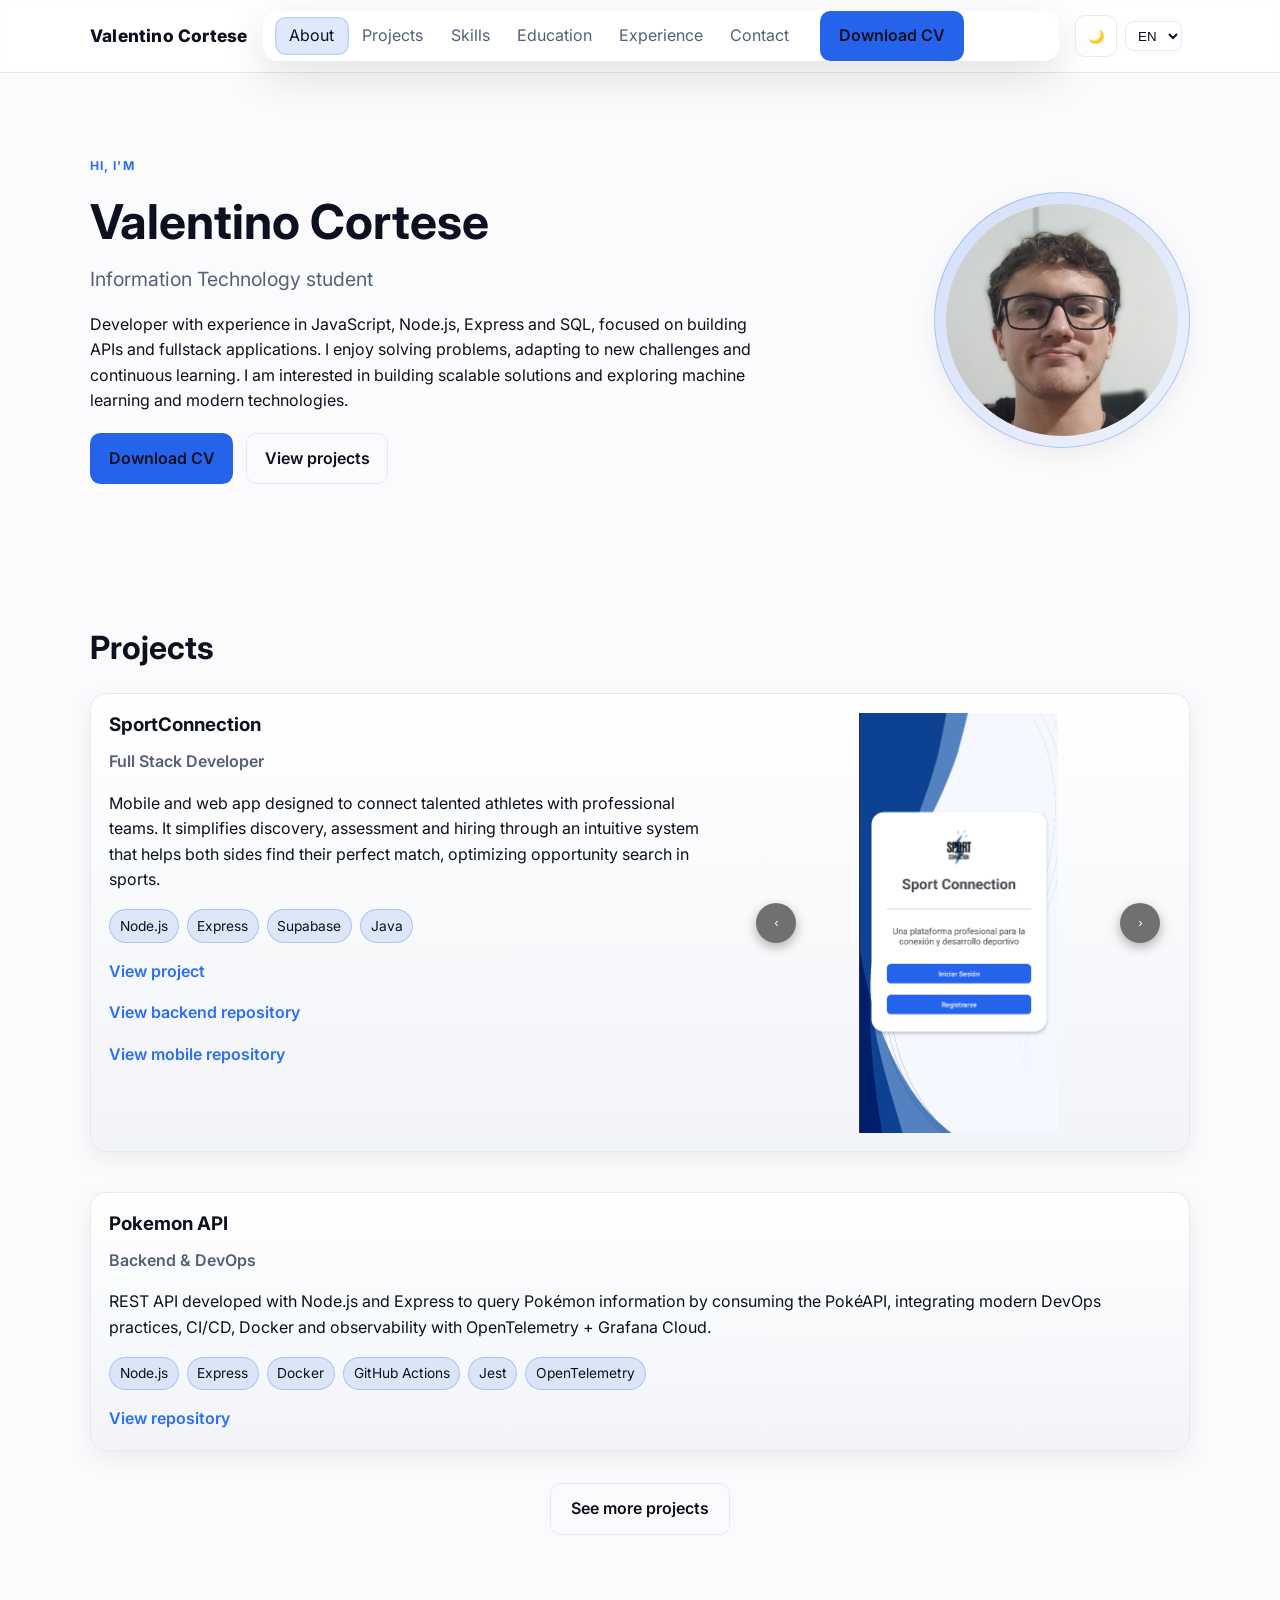
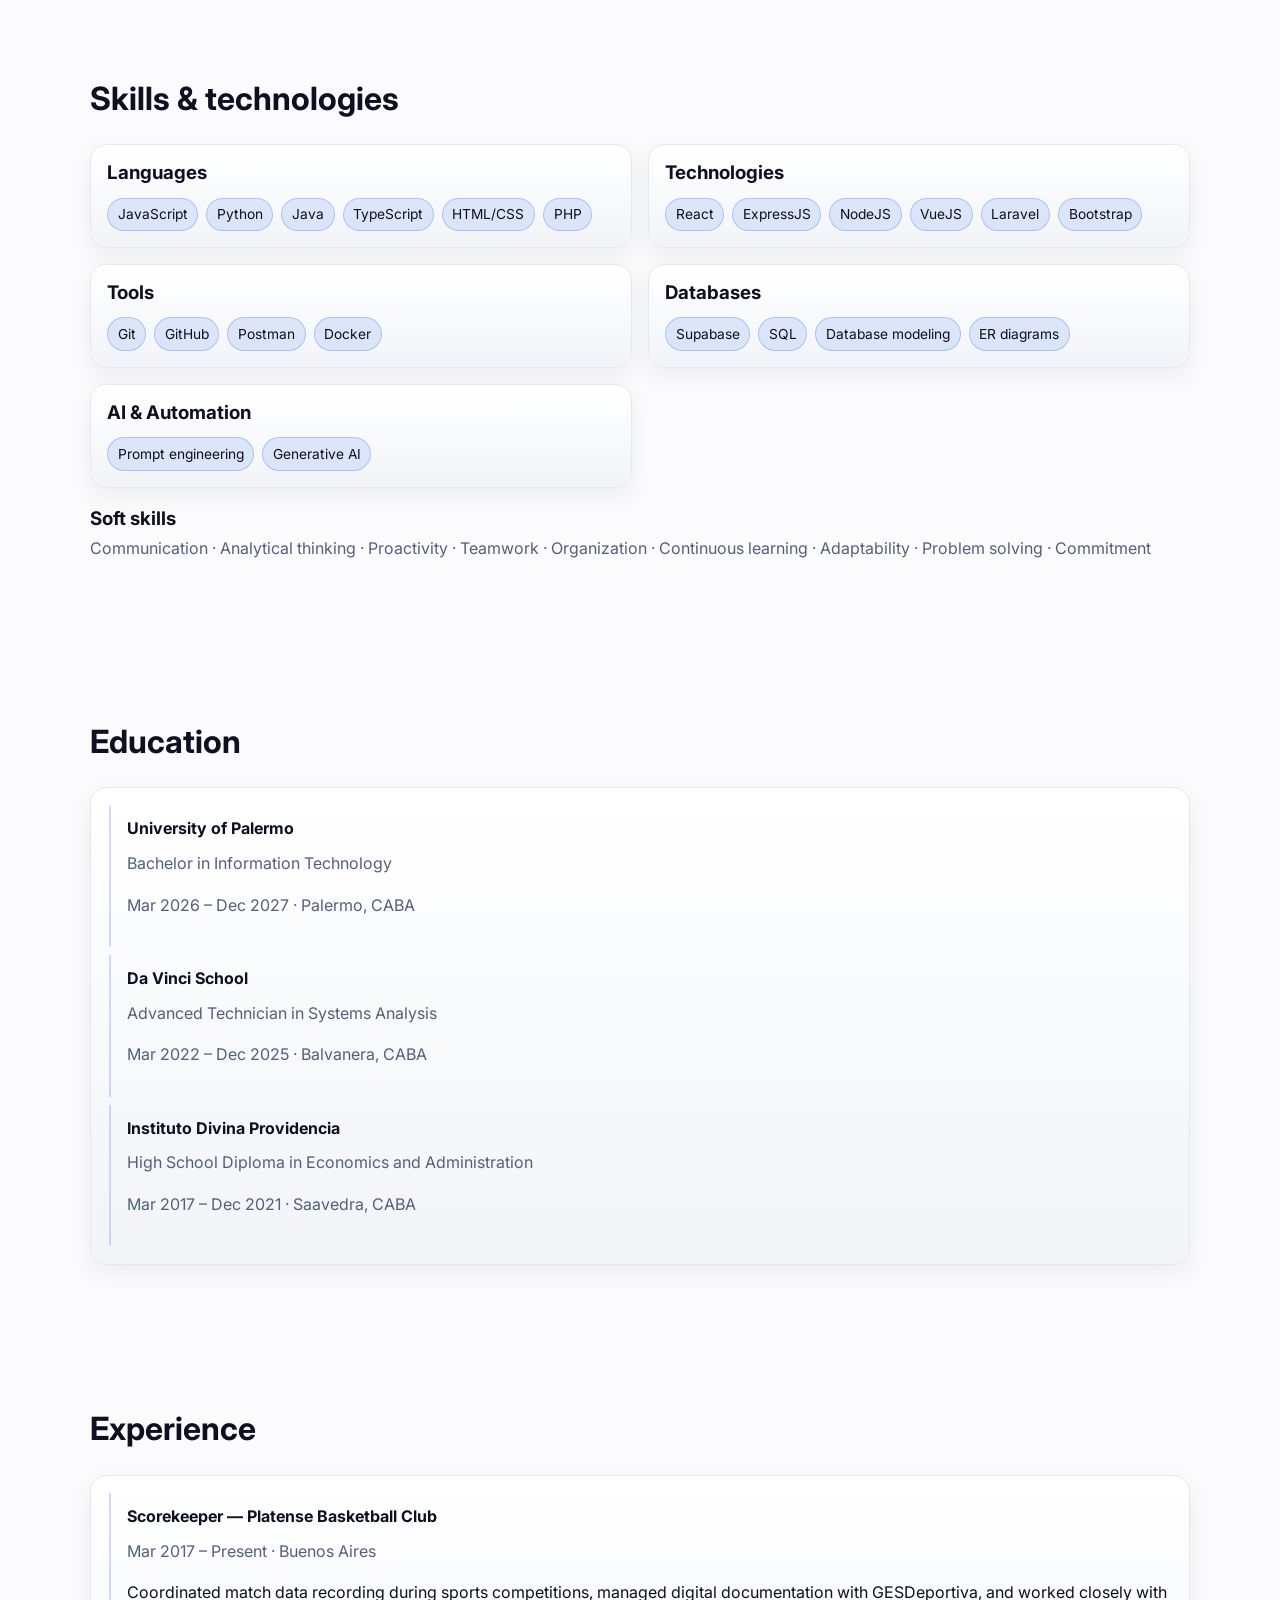
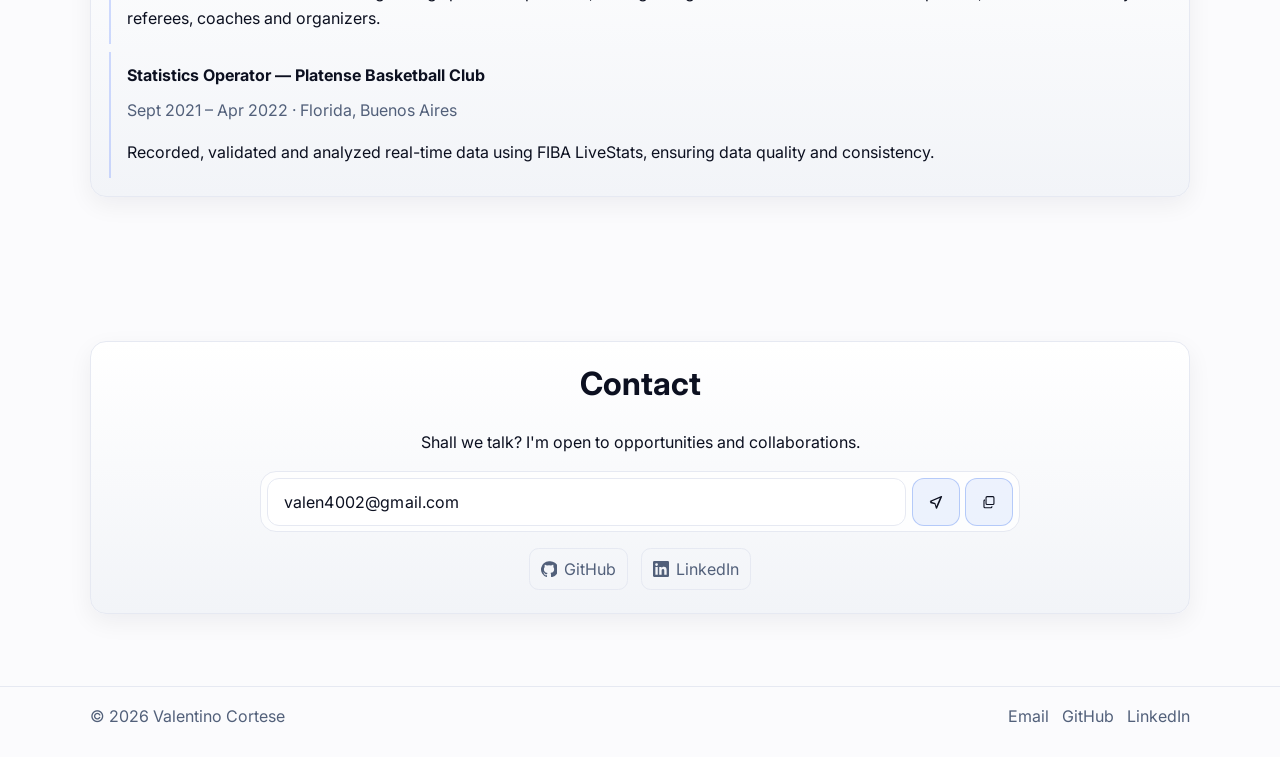
<file: index.html>
<!DOCTYPE html>
<html lang="es">
  <head>
    <meta charset="UTF-8" />
    <meta name="viewport" content="width=device-width, initial-scale=1.0" />
    <meta name="description" content="Portafolio de Valentino Cortese, estudiante de Tecnología de la Información y desarrollador fullstack." />
    <title>Valentino Cortese | Portafolio</title>

    <link rel="preconnect" href="https://fonts.googleapis.com" />
    <link rel="preconnect" href="https://fonts.gstatic.com" crossorigin />
    <link href="https://fonts.googleapis.com/css2?family=Inter:wght@400;500;600;700;800&display=swap" rel="stylesheet" />
    <script>
      (function () {
        const STORAGE_KEY = 'site-theme';
        let theme = null;
        try {
          theme = localStorage.getItem(STORAGE_KEY);
        } catch (e) {
          // ignore
        }
        if (!theme && window.matchMedia) {
          theme = window.matchMedia('(prefers-color-scheme: dark)').matches ? 'dark' : 'light';
        }
        if (theme) {
          document.documentElement.setAttribute('data-theme', theme);
        }
      })();
    </script>
    <link rel="stylesheet" href="css/styles.css" />
  </head>
  <body>
    <!-- Header con navegación principal -->
    <header class="site-header" id="inicio">
      <div class="container nav-wrapper">
        <a href="#inicio" class="brand" data-i18n="brand.home" data-i18n-attr="aria-label">Valentino Cortese</a>

        <div class="header-controls">
          <button id="theme-toggle" class="theme-toggle" type="button" data-i18n="btn.theme_toggle" data-i18n-attr="title,aria-label" aria-pressed="false">🌙</button>
          <label for="lang-select" class="visually-hidden" data-i18n="language.label">Idioma</label>

          <select id="lang-select" data-i18n="language.label" data-i18n-attr="aria-label,title">
            <option value="es">ES</option>
            <option value="en">EN</option>
          </select>
        </div>
        <button class="menu-toggle" type="button" data-i18n="nav.open_menu" data-i18n-attr="aria-label" aria-expanded="false" aria-controls="primary-navigation">
          <span></span>
          <span></span>
          <span></span>
        </button>
        <nav class="main-nav" id="primary-navigation" aria-label="Navegación principal">
          <ul>
            <li><a href="#sobre-mi" data-i18n="nav.about">Sobre mí</a></li>
            <li><a href="#proyectos" data-i18n="nav.projects">Proyectos</a></li>
            <li><a href="#habilidades" data-i18n="nav.skills">Habilidades</a></li>
            <li><a href="#educacion" data-i18n="nav.education">Educación</a></li>
            <li><a href="#experiencia" data-i18n="nav.experience">Experiencia</a></li>
            <li><a href="#contacto" data-i18n="nav.contact">Contacto</a></li>
          </ul>
          <a class="btn btn-primary btn-cv-nav" href="assets/ValentinoCorteseCV.pdf" download data-i18n="btn.download_cv">Descargar CV</a>
        </nav>
      </div>
    </header>

    <main>
      <!-- Hero / Sobre mí -->
      <section class="hero section reveal" id="sobre-mi">
        <div class="container hero-layout">
          <div class="hero-content">
            <p class="eyebrow" data-i18n="hero.eyebrow">Hola, soy</p>
            <h1>Valentino Cortese</h1>
            <p class="role" data-i18n="hero.role">Estudiante de Tecnología de la Información</p>
            <p class="bio" data-i18n="hero.bio">
              Desarrollador con conocimientos en JavaScript, Node.js, Express y SQL, enfocado en
              el desarrollo de APIs y aplicaciones fullstack. Me caracterizo por mi capacidad para
              resolver problemas, adaptarme a nuevos desafíos y aprender continuamente. Me interesa
              construir soluciones escalables y seguir aprendiendo inteligencia artificial y
              tecnologías modernas. Busco incorporarme a mi primera experiencia profesional para
              desarrollarme y aportar valor.
            </p>
            <div class="hero-actions">
              <a class="btn btn-primary" href="assets/ValentinoCorteseCV.pdf" download data-i18n="btn.download_cv">Descargar CV</a>
              <a class="btn btn-ghost" href="#proyectos" data-i18n="btn.view_projects">Ver proyectos</a>
            </div>
          </div>

          <div class="hero-photo-frame">
            <img class="hero-photo" src="assets/foto.jpg" alt="Foto de Valentino Cortese" data-i18n="hero.photo_alt" data-i18n-attr="alt" loading="eager" decoding="async" />
          </div>
        </div>
      </section>

      <!-- Sección de proyectos -->
      <section class="section reveal" id="proyectos">
        <div class="container">
          <h2 data-i18n="sections.projects">Proyectos</h2>
          <div class="projects-grid">
            <article class="card project-card">
              <div class="project-layout">
                <div class="project-info">
                  <div class="project-header">
                    <h3 data-i18n="project1.title">SportConnection</h3>
                    <p class="project-role" data-i18n="project1.role">Full Stack Developer</p>
                  </div>
                  <div class="project-details">
                    <p data-i18n="project1.description">
                      Aplicación móvil y web diseñada para conectar deportistas con talento y equipos profesionales. Facilita el proceso de descubrimiento, evaluación y contratación mediante un sistema intuitivo que permite a ambas partes encontrar su match perfecto, optimizando la búsqueda de oportunidades en el ámbito deportivo.
                    </p>
                  </div>
                  <div class="badge-list">
                    <span class="badge" data-i18n="project1.badge1">Node.js</span>
                    <span class="badge" data-i18n="project1.badge2">Express</span>
                    <span class="badge" data-i18n="project1.badge3">Supabase</span>
                    <span class="badge" data-i18n="project1.badge4">Java</span>
                  </div>
                  <a class="project-link" href="https://sport-connection.vercel.app" target="_blank" rel="noopener noreferrer" data-i18n="project1.view_link">Ver proyecto</a>
                  <br />
                  <a class="project-link" href="https://github.com/Valen178/sc_back" target="_blank" rel="noopener noreferrer" data-i18n="project1.backend_link">Ver repositorio backend</a>
                  <br />
                  <a class="project-link" href="http://github.com/Valen178/sc_mobile" target="_blank" rel="noopener noreferrer" data-i18n="project1.mobile_link">Ver repositorio móvil</a>
                </div>

                <div class="project-media" aria-hidden="false">
                  <div class="slider" data-slider>
                    <button class="slider-control prev" data-i18n="slider.prev" data-i18n-attr="aria-label" aria-label="Anterior imagen">‹</button>
                    <div class="slides">
                        <div class="slide"><img src="assets/sc1.png" alt="SportConnection preview 1" /></div>
                        <div class="slide"><img src="assets/sc2.jpg" alt="SportConnection preview 2" /></div>
                        <div class="slide"><img src="assets/sc3.jpg" alt="SportConnection preview 3" /></div>
                        <div class="slide"><img src="assets/sc4.jpg" alt="SportConnection preview 4" /></div>
                        <div class="slide"><img src="assets/sc5.jpg" alt="SportConnection preview 5" /></div>
                    </div>
                    <button class="slider-control next" data-i18n="slider.next" data-i18n-attr="aria-label" aria-label="Siguiente imagen">›</button>
                  </div>
                </div>
              </div>
            </article>
            <article class="card project-card">
              <div class="project-layout">
                <div class="project-info">
                  <div class="project-header">
                    <h3 data-i18n="project2.title">Pokemon API</h3>
                    <p class="project-role" data-i18n="project2.role">Backend &amp; DevOps</p>
                  </div>
                  <div class="project-details">
                    <p data-i18n="project2.description">   
                      API REST desarrollada con Node.js y Express para consultar información de Pokémon consumiendo la PokéAPI, integrando prácticas modernas de DevOps, CI/CD, Docker y observabilidad con OpenTelemetry + Grafana Cloud.
                    </p>
                  </div>
                  <div class="badge-list">
                    <span class="badge" data-i18n="project2.badge1">Node.js</span>
                    <span class="badge" data-i18n="project2.badge2">Express</span>
                    <span class="badge" data-i18n="project2.badge3">Docker</span>
                    <span class="badge" data-i18n="project2.badge4">GitHub Actions</span>
                    <span class="badge" data-i18n="project2.badge5">Jest</span>
                    <span class="badge" data-i18n="project2.badge6">OpenTelemetry</span>
                  </div>
                  <a class="project-link" href="https://github.com/ValenCortese/node-devops-rest-api" target="_blank" rel="noopener noreferrer" data-i18n="project2.link">Ver repositorio</a>
                </div>
                <!-- No .project-media aquí: el bloque de información ocupará todo el ancho disponible -->
              </div>
            </article>
          </div>
          <div class="more-projects">
            <a class="btn btn-ghost" href="proyectos.html" data-i18n="btn.more_projects">Ver más proyectos</a>
          </div>
        </div>
      </section>

      <!-- Sección de habilidades y tecnologías -->
      <section class="section reveal" id="habilidades">
        <div class="container">
          <h2 data-i18n="sections.skills">Habilidades y tecnologías</h2>
          <div class="skills-layout">
            <article class="card skill-group">
              <h3 data-i18n="skills.group1.title">Lenguajes</h3>
              <div class="badge-list">
                <span class="badge" data-i18n="skills.group1.badge1">JavaScript</span>
                <span class="badge" data-i18n="skills.group1.badge2">Python</span>
                <span class="badge" data-i18n="skills.group1.badge3">Java</span>
                <span class="badge" data-i18n="skills.group1.badge4">TypeScript</span>
                <span class="badge" data-i18n="skills.group1.badge5">HTML/CSS</span>
                <span class="badge" data-i18n="skills.group1.badge6">PHP</span>
              </div>
            </article>

            <article class="card skill-group">
              <h3 data-i18n="skills.group2.title">Tecnologías</h3>
              <div class="badge-list">
                <span class="badge" data-i18n="skills.group2.badge1">React</span>
                <span class="badge" data-i18n="skills.group2.badge2">ExpressJS</span>
                <span class="badge" data-i18n="skills.group2.badge3">NodeJS</span>
                <span class="badge" data-i18n="skills.group2.badge4">VueJS</span>
                <span class="badge" data-i18n="skills.group2.badge5">Laravel</span>
                <span class="badge" data-i18n="skills.group2.badge6">Bootstrap</span>
              </div>
            </article>

            <article class="card skill-group">
              <h3 data-i18n="skills.group3.title">Herramientas</h3>
              <div class="badge-list">
                <span class="badge" data-i18n="skills.group3.badge1">Git</span>
                <span class="badge" data-i18n="skills.group3.badge2">GitHub</span>
                <span class="badge" data-i18n="skills.group3.badge3">Postman</span>
                <span class="badge" data-i18n="skills.group3.badge4">Docker</span>
              </div>
            </article>

            <article class="card skill-group">
              <h3 data-i18n="skills.group4.title">Bases de datos</h3>
              <div class="badge-list">
                <span class="badge" data-i18n="skills.group4.badge1">Supabase</span>
                <span class="badge" data-i18n="skills.group4.badge2">SQL</span>
                <span class="badge" data-i18n="skills.group4.badge3">Modelado de bases de datos</span>
                <span class="badge" data-i18n="skills.group4.badge4">Diagramas ER</span>
              </div>
            </article>

            <article class="card skill-group">
              <h3 data-i18n="skills.group5.title">IA y automatización</h3>
              <div class="badge-list">
                <span class="badge" data-i18n="skills.group5.badge1">Prompt Engineering</span>
                <span class="badge" data-i18n="skills.group5.badge2">IA Generativa</span>
              </div>
            </article>
          </div>

          <article class="soft-skills">
            <h3 data-i18n="skills.soft.title">Habilidades blandas</h3>
            <p data-i18n="skills.soft.description">
              Comunicación · Pensamiento analítico · Proactividad · Trabajo en equipo ·
              Organización · Aprendizaje continuo · Adaptabilidad · Resolución de problemas ·
              Compromiso
            </p>
          </article>
        </div>
      </section>

      <!-- Sección de educación -->
      <section class="section reveal" id="educacion">
        <div class="container">
          <h2 data-i18n="sections.education">Educación</h2>
          <article class="card timeline-column timeline-single">
            <div class="timeline-item">
              <h4 data-i18n="education.item1.school">Universidad de Palermo</h4>
              <p class="timeline-title" data-i18n="education.item1.degree">Licenciatura en Tecnología de la Información</p>
              <p class="timeline-meta" data-i18n="education.item1.period">mar. 2026 – dic. 2027 · Palermo, CABA</p>
            </div>
            <div class="timeline-item">
              <h4 data-i18n="education.item2.school">Escuela Da Vinci</h4>
              <p class="timeline-title" data-i18n="education.item2.degree">Técnico Superior en Análisis de Sistemas</p>
              <p class="timeline-meta" data-i18n="education.item2.period">mar. 2022 – dic. 2025 · Balvanera, CABA</p>
            </div>
            <div class="timeline-item">
              <h4 data-i18n="education.item3.school">Instituto Divina Providencia</h4>
              <p class="timeline-title" data-i18n="education.item3.degree">Bachiller en Economía y Administración</p>
              <p class="timeline-meta" data-i18n="education.item3.period">mar. 2017 – dic. 2021 · Saavedra, CABA</p>
            </div>
          </article>
        </div>
      </section>

      <!-- Sección de experiencia -->
      <section class="section reveal" id="experiencia">
        <div class="container">
          <h2 data-i18n="sections.experience">Experiencia</h2>
          <article class="card timeline-column timeline-single">
            <div class="timeline-item">
              <h4 data-i18n="experience.item1.title">Oficial de mesa MiniBasquet — Club Atlético Platense</h4>
              <p class="timeline-meta" data-i18n="experience.item1.period">mar. 2017 – actualidad · Buenos Aires</p>
              <p class="timeline-description" data-i18n="experience.item1.description">
                Coordinación y registro de información durante competencias deportivas, gestión de
                documentación digital mediante GESDeportiva, trabajo coordinado con árbitros,
                entrenadores y organizadores.
              </p>
            </div>
            <div class="timeline-item">
              <h4 data-i18n="experience.item2.title">Operador Estadístico — Club Atlético Platense</h4>
              <p class="timeline-meta" data-i18n="experience.item2.period">sept. 2021 – abr. 2022 · Florida, Buenos Aires</p>
              <p class="timeline-description" data-i18n="experience.item2.description">
                Registro, validación y análisis de datos en tiempo real utilizando FIBA LiveStats,
                control de calidad y consistencia de los datos.
              </p>
            </div>
          </article>
        </div>
      </section>

      <!-- Sección de contacto -->
      <section class="section reveal" id="contacto">
        <div class="container contact-box card">
          <h2 data-i18n="sections.contact">Contacto</h2>
          <p data-i18n="contact.prompt">¿Hablamos? Estoy abierto a oportunidades y colaboraciones.</p>
          <div class="contact-email-row" aria-label="Email de contacto">
            <input class="contact-email-value" type="text" value="valen4002@gmail.com" readonly aria-label="Correo electrónico" data-i18n-attr="aria-label" data-i18n="contact.email_label" />

            <a class="contact-email-action" href="mailto:valen4002@gmail.com" title="Enviar email" aria-label="Enviar email" data-i18n="contact.send_email" data-i18n-attr="title,aria-label">
              <svg viewBox="0 0 24 24" aria-hidden="true">
                <path d="M2.6 11.05 20.9 3.1c.88-.38 1.76.51 1.39 1.39l-7.95 18.3c-.4.93-1.76.83-2.03-.14l-1.78-6.37-6.37-1.78c-.97-.27-1.07-1.63-.14-2.03Zm3.84 1.58 5.18 1.45 1.45 5.18 5.67-13.05-13.05 5.67Z" />
              </svg>
            </a>

            <button class="contact-email-action" type="button" data-copy-email data-email="valen4002@gmail.com" title="Copiar email" aria-label="Copiar email" data-i18n="contact.copy_email" data-i18n-attr="title,aria-label">
              <svg viewBox="0 0 24 24" aria-hidden="true">
                <path d="M8 3.25h9.25a2.5 2.5 0 0 1 2.5 2.5V15a2.5 2.5 0 0 1-2.5 2.5H8A2.5 2.5 0 0 1 5.5 15V5.75A2.5 2.5 0 0 1 8 3.25Zm0 1.75a.75.75 0 0 0-.75.75V15c0 .41.34.75.75.75h9.25A.75.75 0 0 0 18 15V5.75a.75.75 0 0 0-.75-.75H8Zm-4 3.5h.75v1.75H4.75a.75.75 0 0 0-.75.75v9.25c0 .41.34.75.75.75H14a.75.75 0 0 0 .75-.75v-.75h1.75V20a2.5 2.5 0 0 1-2.5 2.5H4.75a2.5 2.5 0 0 1-2.5-2.5v-9.25a2.5 2.5 0 0 1 2.5-2.5Z" />
              </svg>
            </button>
          </div>

          <div class="social-links" aria-label="Redes de contacto">
            <a href="https://github.com/ValenCortese" target="_blank" rel="noopener noreferrer" aria-label="GitHub de Valentino Cortese">
              <svg viewBox="0 0 24 24" aria-hidden="true">
                <path
                  d="M12 .5a12 12 0 0 0-3.79 23.39c.6.11.82-.26.82-.58v-2.03c-3.34.73-4.04-1.41-4.04-1.41-.55-1.38-1.33-1.74-1.33-1.74-1.09-.74.08-.73.08-.73 1.21.09 1.85 1.24 1.85 1.24 1.07 1.84 2.8 1.31 3.49 1 .11-.78.42-1.31.77-1.61-2.67-.3-5.47-1.34-5.47-5.94 0-1.31.47-2.38 1.24-3.22-.12-.31-.54-1.56.12-3.25 0 0 1.01-.32 3.3 1.23a11.44 11.44 0 0 1 6 0c2.29-1.55 3.3-1.23 3.3-1.23.66 1.69.24 2.94.12 3.25.77.84 1.24 1.91 1.24 3.22 0 4.61-2.81 5.64-5.5 5.94.43.38.82 1.12.82 2.26v3.35c0 .32.22.7.83.58A12 12 0 0 0 12 .5Z"
                />
              </svg>
              <span>GitHub</span>
            </a>
            <a href="https://www.linkedin.com/in/valentinocortese/" target="_blank" rel="noopener noreferrer" aria-label="LinkedIn de Valentino Cortese">
              <svg viewBox="0 0 24 24" aria-hidden="true">
                <path
                  d="M20.45 20.45H16.9v-5.57c0-1.33-.03-3.04-1.85-3.04-1.85 0-2.13 1.45-2.13 2.95v5.66H9.36V9h3.41v1.56h.05c.47-.9 1.64-1.85 3.38-1.85 3.61 0 4.27 2.37 4.27 5.45v6.29Zm-15.09-13A2.06 2.06 0 1 1 5.36 3.3a2.06 2.06 0 0 1 0 4.12Zm1.78 13H3.58V9h3.56v11.45ZM22.23 0H1.77A1.77 1.77 0 0 0 0 1.77v20.46C0 23.21.79 24 1.77 24h20.46A1.77 1.77 0 0 0 24 22.23V1.77A1.77 1.77 0 0 0 22.23 0Z"
                />
              </svg>
              <span>LinkedIn</span>
            </a>
          </div>
        </div>
      </section>
    </main>

    <!-- Footer con links repetidos de contacto -->
    <footer class="site-footer">
      <div class="container footer-content">
        <p>© <span id="current-year"></span> Valentino Cortese</p>
        <div class="footer-links">
          <a href="mailto:valen4002@gmail.com" data-i18n="footer.email">Email</a>
          <a href="https://github.com/ValenCortese" target="_blank" rel="noopener noreferrer" data-i18n="footer.github">GitHub</a>
          <a href="https://www.linkedin.com/in/valentinocortese/" target="_blank" rel="noopener noreferrer" data-i18n="footer.linkedin">
            LinkedIn
          </a>
        </div>
      </div>
    </footer>

    <script src="js/translations.js"></script>
    <script src="js/theme.js"></script>
    <script src="js/language.js"></script>
    <script src="js/app.js"></script>
  </body>
</html>
</file>
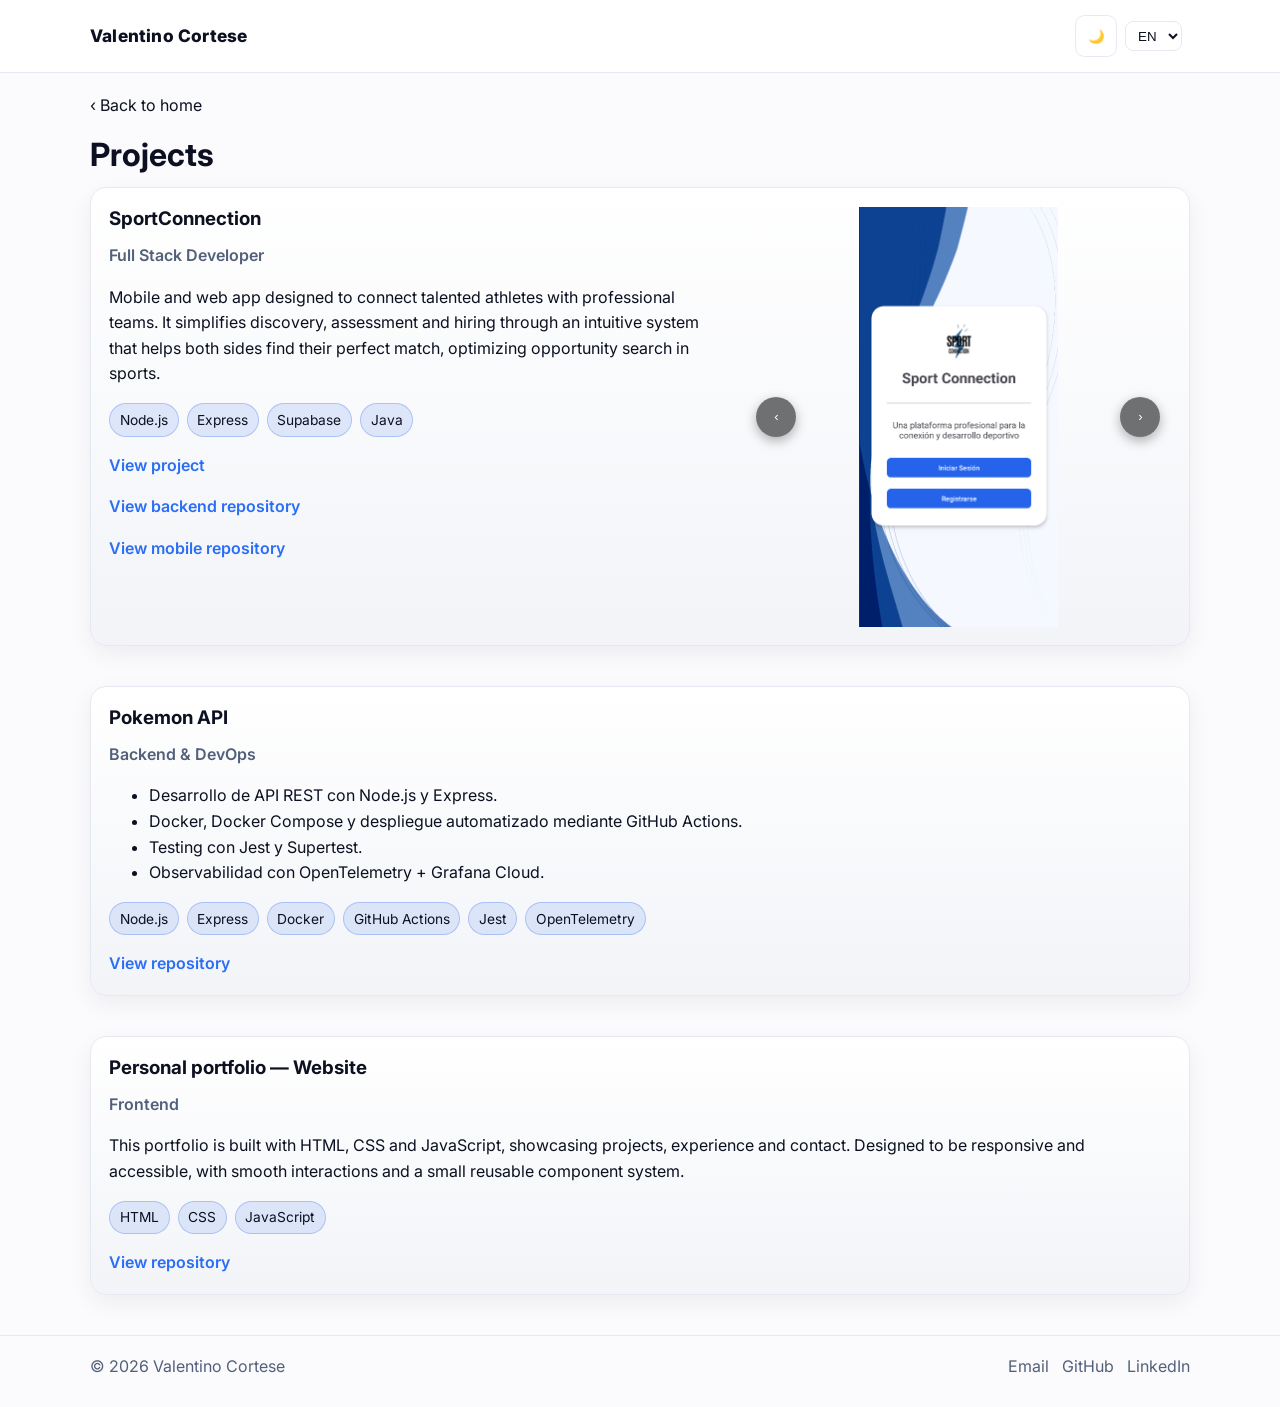
<file: proyectos.html>
<!DOCTYPE html>
<html lang="es">
  <head>
    <meta charset="UTF-8" />
    <meta name="viewport" content="width=device-width, initial-scale=1.0" />
    <meta name="description" content="Proyectos de Valentino Cortese" />
    <title>Proyectos | Valentino Cortese</title>
    <link rel="preconnect" href="https://fonts.googleapis.com" />
    <link rel="preconnect" href="https://fonts.gstatic.com" crossorigin />
    <link href="https://fonts.googleapis.com/css2?family=Inter:wght@400;500;600;700;800&display=swap" rel="stylesheet" />
    <script>
      (function () {
        const STORAGE_KEY = 'site-theme';
        let theme = null;
        try {
          theme = localStorage.getItem(STORAGE_KEY);
        } catch (e) {
          // ignore
        }
        if (!theme && window.matchMedia) {
          theme = window.matchMedia('(prefers-color-scheme: dark)').matches ? 'dark' : 'light';
        }
        if (theme) {
          document.documentElement.setAttribute('data-theme', theme);
        }
      })();
    </script>
    <link rel="stylesheet" href="css/styles.css" />
  </head>
  <body>
    <header class="site-header" id="inicio">
      <div class="container nav-wrapper">
        <a href="index.html" class="brand" data-i18n="brand.home" data-i18n-attr="aria-label">Valentino Cortese</a>

        <div class="header-controls">
          <button id="theme-toggle" class="theme-toggle" type="button" data-i18n="btn.theme_toggle" data-i18n-attr="title,aria-label" aria-pressed="false">🌙</button>

          <label for="lang-select" class="visually-hidden" data-i18n="language.label">Idioma</label>
          <select id="lang-select" data-i18n="language.label" data-i18n-attr="aria-label,title">
            <option value="es">ES</option>
            <option value="en">EN</option>
          </select>
        </div>
      </div>
    </header>
  <main>
      <div class="container">
        <a class="back-link" href="index.html" data-i18n="projects.back">‹ Volver al inicio</a>
        <h1 data-i18n="projects.title">Proyectos</h1>

        <div class="projects-grid" style="margin-bottom: 2.5rem;">
          <!-- SportConnection -->
          <article class="card project-card">
            <div class="project-layout">
              <div class="project-info">
                <div class="project-header">
                  <h3 data-i18n="project1.title">SportConnection</h3>
                  <p class="project-role" data-i18n="project1.role">Full Stack Developer</p>
                </div>
                <div class="project-details">
                  <p data-i18n="project1.description">
                    Aplicación móvil y web diseñada para conectar deportistas con talento y equipos profesionales. Facilita el proceso de descubrimiento, evaluación y contratación mediante un sistema intuitivo que permite a ambas partes encontrar su match perfecto.
                  </p>
                </div>
                <div class="badge-list">
                  <span class="badge" data-i18n="project1.badge1">Node.js</span>
                  <span class="badge" data-i18n="project1.badge2">Express</span>
                  <span class="badge" data-i18n="project1.badge3">Supabase</span>
                  <span class="badge" data-i18n="project1.badge4">Java</span>
                </div>
                <a class="project-link" href="https://sport-connection.vercel.app" target="_blank" rel="noopener noreferrer" data-i18n="project1.view_link">Ver proyecto</a>
                <br />
                <a class="project-link" href="https://github.com/Valen178/sc_back" target="_blank" rel="noopener noreferrer" data-i18n="project1.backend_link">Ver repositorio backend</a>
                <br />
                <a class="project-link" href="http://github.com/Valen178/sc_mobile" target="_blank" rel="noopener noreferrer" data-i18n="project1.mobile_link">Ver repositorio móvil</a>
              </div>

              <div class="project-media">
                <div class="slider" data-slider>
                  <button class="slider-control prev" data-i18n="slider.prev" data-i18n-attr="aria-label" aria-label="Anterior imagen">‹</button>
                  <div class="slides">
                   <div class="slide"><img src="assets/sc1.png" alt="SportConnection preview 1" /></div>
                   <div class="slide"><img src="assets/sc2.jpg" alt="SportConnection preview 2" /></div>
                   <div class="slide"><img src="assets/sc3.jpg" alt="SportConnection preview 3" /></div>
                   <div class="slide"><img src="assets/sc4.jpg" alt="SportConnection preview 4" /></div>
                   <div class="slide"><img src="assets/sc5.jpg" alt="SportConnection preview 5" /></div>
                  </div>
                  <button class="slider-control next" data-i18n="slider.next" data-i18n-attr="aria-label" aria-label="Siguiente imagen">›</button>
                </div>
              </div>
            </div>
          </article>

          <!-- Pokemon API -->
          <article class="card project-card">
            <div class="project-layout">
              <div class="project-info">
                <div class="project-header">
                  <h3 data-i18n="project2.title">Pokemon API</h3>
                  <p class="project-role" data-i18n="project2.role">Backend &amp; DevOps</p>
                </div>
                <ul class="project-details">
                  <li data-i18n="project2.detail1">Desarrollo de API REST con Node.js y Express.</li>
                  <li data-i18n="project2.detail2">Docker, Docker Compose y despliegue automatizado mediante GitHub Actions.</li>
                  <li data-i18n="project2.detail3">Testing con Jest y Supertest.</li>
                  <li data-i18n="project2.detail4">Observabilidad con OpenTelemetry + Grafana Cloud.</li>
                </ul>
                <div class="badge-list">
                  <span class="badge" data-i18n="project2.badge1">Node.js</span>
                  <span class="badge" data-i18n="project2.badge2">Express</span>
                  <span class="badge" data-i18n="project2.badge3">Docker</span>
                  <span class="badge" data-i18n="project2.badge4">GitHub Actions</span>
                  <span class="badge" data-i18n="project2.badge5">Jest</span>
                  <span class="badge" data-i18n="project2.badge6">OpenTelemetry</span>
                </div>
                <a class="project-link" href="https://github.com/ValenCortese/node-devops-rest-api" target="_blank" rel="noopener noreferrer" data-i18n="project2.link">Ver repositorio</a>
              </div>
            </div>
          </article>

          <!-- Portafolio (este sitio) -->
          <article class="card project-card">
            <div class="project-layout">
              <div class="project-info">
                <div class="project-header">
                  <h3 data-i18n="project3.title">Portafolio personal — Sitio web</h3>
                  <p class="project-role" data-i18n="project3.role">Frontend</p>
                </div>
                <div class="project-details">
                  <p data-i18n="project3.description">
                    Este mismo portafolio está construido con HTML, CSS y JavaScript, mostrando proyectos, experiencia y contacto. Diseñado para ser responsivo y accesible, con interacciones suaves y un pequeño sistema de componentes reutilizables.
                  </p>
                </div>
                <div class="badge-list">
                  <span class="badge" data-i18n="project3.badge1">HTML</span>
                  <span class="badge" data-i18n="project3.badge2">CSS</span>
                  <span class="badge" data-i18n="project3.badge3">JavaScript</span>
                </div>
                <a class="project-link" href="https://github.com/ValenCortese/valencortese.github.io" target="_blank" rel="noopener noreferrer" data-i18n="project3.link">Ver repositorio</a>
              </div>
            </div>
          </article>

        </div>
      </div>
    </main>

    <!-- Footer con links repetidos de contacto -->
    <footer class="site-footer">
      <div class="container footer-content">
        <p>© <span id="current-year"></span> Valentino Cortese</p>
        <div class="footer-links">
          <a href="mailto:valen4002@gmail.com" data-i18n="footer.email">Email</a>
          <a href="https://github.com/ValenCortese" target="_blank" rel="noopener noreferrer" data-i18n="footer.github">GitHub</a>
          <a href="https://www.linkedin.com/in/valentinocortese/" target="_blank" rel="noopener noreferrer" data-i18n="footer.linkedin">
            LinkedIn
          </a>
        </div>
      </div>
    </footer>

    <script src="js/translations.js"></script>
    <script src="js/theme.js"></script>
    <script src="js/language.js"></script>
    <script src="js/app.js"></script>
  </body>
</html>
</file>
<file: css/styles.css>
/* =========================
   Variables globales (tema claro por defecto)
   ========================= */
:root {
  /* Colores para tema claro (valores por defecto) */
  --bg: #fbfbfd;
  --bg-elevated: #ffffff;
  --bg-elevated-2: #f2f4f8;
  --surface: #ffffff;
  --surface-strong: #f2f4f8;
  --surface-overlay: rgba(255, 255, 255, 0.82);
  --text: #0c1020;
  --text-muted: #52607a;
  --primary: #2563eb;
  --primary-strong: #2b6ef6;
  --primary-soft: rgba(37, 99, 235, 0.12);
  --border: #e6e9f2;
  --shadow: 0 8px 24px rgba(14, 22, 40, 0.06);
  --btn-primary-text: #0c1020;
}

/* Variables para tema oscuro (override) */
:root[data-theme="dark"],
html[data-theme="dark"] {
  --bg: #0f1117;
  --bg-elevated: #171b24;
  --bg-elevated-2: #1d2330;
  --surface: #171b24;
  --surface-strong: #1d2330;
  --surface-overlay: rgba(15, 17, 23, 0.72);
  --text: #e9edf4;
  --text-muted: #aab4c5;
  --primary: #7c9cff;
  --primary-strong: #9bb3ff;
  --primary-soft: rgba(124, 156, 255, 0.12);
  --border: #2a3243;
  --shadow: 0 10px 30px rgba(0, 0, 0, 0.25);
  --btn-primary-text: #0c1020;
}

/* Preferencia del sistema: si usuario no eligió, el navegador puede aplicar tema */
@media (prefers-color-scheme: dark) {
  :root:not([data-theme]) {
    --bg: #0f1117;
    --bg-elevated: #171b24;
    --bg-elevated-2: #1d2330;
    --text: #e9edf4;
    --text-muted: #aab4c5;
    --primary: #7c9cff;
    --primary-strong: #9bb3ff;
    --border: #2a3243;
    --shadow: 0 10px 30px rgba(0, 0, 0, 0.25);
  }
}

/* Transiciones suaves entre temas (aplicar a los elementos que usan variables) */
:root,
html {
  transition: background-color 220ms ease, color 220ms ease;
}

body,
.card,
.site-header,
.main-nav,
.contact-email-row,
.hero-photo-frame,
.btn,
#lang-select,
.theme-toggle,
.contact-email-action {
  transition: background-color 220ms ease, color 220ms ease, border-color 220ms ease, box-shadow 220ms ease;
}

/* =========================
   Base / Reset
   ========================= */
*,
*::before,
*::after {
  box-sizing: border-box;
}

html,
body {
  margin: 0;
  padding: 0;
}

html {
  scroll-behavior: smooth;
}

body {
  font-family: "Inter", system-ui, -apple-system, BlinkMacSystemFont, "Segoe UI", sans-serif;
  background: var(--bg);
  color: var(--text);
  line-height: 1.6;
}

img,
svg {
  display: block;
  max-width: 100%;
}

a {
  color: inherit;
  text-decoration: none;
}

.container {
  width: min(1100px, 92%);
  margin: 0 auto;
}

.section {
  padding: 4.5rem 0;
}

h1,
h2,
h3,
h4 {
  margin: 0 0 0.8rem;
  line-height: 1.25;
}

h2 {
  font-size: clamp(1.6rem, 3vw, 2rem);
  margin-bottom: 1.6rem;
}

p {
  margin: 0 0 1rem;
}

/* =========================
   Componentes reutilizables
   ========================= */
.btn {
  display: inline-flex;
  align-items: center;
  justify-content: center;
  gap: 0.4rem;
  border-radius: 0.65rem;
  padding: 0.72rem 1.1rem;
  font-weight: 600;
  border: 1px solid transparent;
  transition: transform 0.2s ease, background-color 0.2s ease, border-color 0.2s ease;
}

.btn:hover,
.btn:focus-visible {
  transform: translateY(-1px);
}

.btn-primary {
  background: var(--primary);
  color: var(--btn-primary-text);
}

.btn-primary:hover,
.btn-primary:focus-visible {
  background: var(--primary-strong);
}

.btn-ghost {
  border-color: var(--border);
  color: var(--text);
}

.btn-ghost:hover,
.btn-ghost:focus-visible {
  background: var(--bg-elevated);
}

.card {
  background: linear-gradient(180deg, var(--bg-elevated), var(--bg-elevated-2));
  border: 1px solid var(--border);
  border-radius: 1rem;
  box-shadow: var(--shadow);
}

.badge-list {
  display: flex;
  flex-wrap: wrap;
  gap: 0.5rem;
}

.badge {
  background: var(--primary-soft);
  border: 1px solid rgba(37, 99, 235, 0.28);
  color: var(--text);
  font-size: 0.86rem;
  padding: 0.3rem 0.6rem;
  border-radius: 999px;
}

/* =========================
   Header / Navegación
   ========================= */
.site-header {
  position: sticky;
  top: 0;
  z-index: 20;
  backdrop-filter: blur(8px);
  background: var(--surface-overlay);
  border-bottom: 1px solid var(--border);
}

.nav-wrapper {
  min-height: 4.5rem;
  display: flex;
  align-items: center;
  justify-content: flex-start;
  gap: 1rem;
  flex-wrap: nowrap;
}

.brand {
  font-weight: 800;
  font-size: 1.08rem;
  letter-spacing: 0.2px;
  white-space: nowrap;
  flex: 0 0 auto;
}

/* Header controls: tema e idioma */
.header-controls {
  display: inline-flex;
  gap: 0.5rem;
  align-items: center;
  margin-right: 0.5rem;
}

.theme-toggle {
  width: 2.6rem;
  height: 2.6rem;
  border-radius: 0.6rem;
  display: inline-flex;
  align-items: center;
  justify-content: center;
  background: transparent;
  border: 1px solid var(--border);
  color: var(--text);
  cursor: pointer;
}

.theme-toggle:focus {
  outline: 3px solid rgba(37,99,235,0.18);
}

#lang-select {
  background: transparent;
  border: 1px solid var(--border);
  color: var(--text);
  padding: 0.35rem 0.5rem;
  border-radius: 0.5rem;
}

.visually-hidden {
  position: absolute !important;
  width: 1px;
  height: 1px;
  padding: 0;
  margin: -1px;
  overflow: hidden;
  clip: rect(0, 0, 0, 0);
  white-space: nowrap;
  border: 0;
}

.menu-toggle {
  width: 2.7rem;
  height: 2.7rem;
  background: transparent;
  border: 1px solid var(--border);
  border-radius: 0.65rem;
  display: inline-flex;
  flex-direction: column;
  align-items: center;
  justify-content: center;
  gap: 0.24rem;
  cursor: pointer;
}

.menu-toggle span {
  width: 1.2rem;
  height: 2px;
  border-radius: 99px;
  background: var(--text);
}

.main-nav {
  position: absolute;
  left: 0;
  right: 0;
  top: 100%;
  margin: 0 auto;
  width: min(1100px, 92%);
  background: var(--surface);
  border: 1px solid var(--border);
  border-radius: 0.9rem;
  padding: 0.9rem;
  box-shadow: 0 14px 45px rgba(0, 0, 0, 0.12);
  display: none;
}

.main-nav.open {
  display: block;
}

.main-nav ul {
  list-style: none;
  margin: 0;
  padding: 0;
  display: grid;
}

.main-nav ul a {
  display: inline-flex;
  align-items: center;
  color: var(--text-muted);
  padding: 0.55rem 0.85rem;
  border-radius: 0.65rem;
  transition: color 0.2s ease, background-color 0.2s ease, transform 0.2s ease;
  white-space: nowrap;
  line-height: 1.1;
}

.main-nav ul a:hover,
.main-nav ul a:focus-visible {
  color: var(--text);
  background: rgba(124, 156, 255, 0.12);
}

.main-nav ul a.active {
  color: var(--text);
  background: rgba(37, 99, 235, 0.14);
  border: 1px solid rgba(37, 99, 235, 0.18);
  box-shadow: inset 0 0 0 1px rgba(37, 99, 235, 0.08);
  margin: 0;
}

.btn-cv-nav {
  margin-top: 0.8rem;
  width: 100%;
}

/* =========================
   Hero
   ========================= */
.hero {
  padding-top: 5.2rem;
}

.hero-layout {
  display: grid;
  gap: 2rem;
  align-items: center;
}

.hero-content {
  max-width: 760px;
}

.hero-photo-frame {
  width: min(100%, 18rem);
  aspect-ratio: 1;
  justify-self: center;
  padding: 0.7rem;
  border-radius: 50%;
  border: 1px solid rgba(37, 99, 235, 0.28);
  background: linear-gradient(135deg, rgba(37, 99, 235, 0.18), rgba(37, 99, 235, 0.06));
  box-shadow: var(--shadow);
}

.hero-photo {
  width: 100%;
  height: 100%;
  object-fit: cover;
  object-position: center 20%;
  border-radius: 50%;
  display: block;
}

.eyebrow {
  color: var(--primary-strong);
  text-transform: uppercase;
  letter-spacing: 0.09em;
  font-weight: 700;
  font-size: 0.76rem;
}

.hero h1 {
  font-size: clamp(2rem, 8vw, 3rem);
}

.role {
  color: var(--text-muted);
  font-size: clamp(1.05rem, 3vw, 1.22rem);
}

.bio {
  max-width: 68ch;
}

.hero-actions {
  display: flex;
  flex-wrap: wrap;
  gap: 0.8rem;
  margin-top: 1.2rem;
}

/* =========================
   Proyectos
   ========================= */
.projects-grid {
  display: grid;
  gap: 1rem;
}

.project-card {
  padding: 1.15rem;
}

.project-role {
  color: var(--text-muted);
  font-weight: 600;
}

.project-details {
  margin: 0 0 1rem;
}

.project-link {
  display: inline-flex;
  margin-top: 1rem;
  color: var(--primary-strong);
  font-weight: 600;
}

.project-link:hover,
.project-link:focus-visible {
  text-decoration: underline;
}

/* =========================
   Habilidades
   ========================= */
.skills-layout {
  display: grid;
  gap: 1rem;
}

.skill-group {
  padding: 1rem;
}

.soft-skills {
  margin-top: 1.2rem;
}

.soft-skills h3 {
  margin-bottom: 0.35rem;
}

.soft-skills p {
  color: var(--text-muted);
}

/* =========================
   Educación y Experiencia
   ========================= */

.timeline-column {
  padding: 1.1rem;
}

.timeline-single {
  width: 100%;
}

.timeline-item {
  padding: 0.8rem 0 0.8rem 1rem;
  border-left: 2px solid rgba(124, 156, 255, 0.35);
}

.timeline-item + .timeline-item {
  margin-top: 0.5rem;
}

.timeline-title,
.timeline-meta {
  color: var(--text-muted);
}

.timeline-description {
  margin-bottom: 0;
}

/* =========================
   Contacto
   ========================= */
.contact-box {
  text-align: center;
  padding: 1.4rem;
}

.contact-email-row{
  width: min(760px, 100%);
  margin: 1rem auto 0;
  display: grid;
  grid-template-columns: minmax(0, 1fr) 3rem 3rem;
  align-items: center;
  padding: 0.35rem;
  gap: 0.35rem;
  border-radius: 1rem;
  border: 1px solid var(--border);
  background: var(--surface-overlay);
  box-shadow: inset 0 1px 0 rgba(255, 255, 255, 0.08);
  overflow: hidden;
}

.contact-email-value{
  min-width: 0;
  height: 3rem;
  width: 100%;
  appearance: none;
  -webkit-appearance: none;
  border: 1px solid var(--border);
  border-radius: 0.75rem;
  background: var(--surface);
  color: var(--text);
  padding: 0 1rem;
  font: inherit;
  text-align: left;
  letter-spacing: 0.01em;
}

.contact-email-action {
  width: 3rem;
  height: 3rem;
  min-width: 3rem;
  min-height: 3rem;
  display: inline-flex;
  align-items: center;
  justify-content: center;
  flex: none;
  border: 1px solid rgba(37, 99, 235, 0.28);
  border-radius: 0.75rem;
  background: rgba(37, 99, 235, 0.08);
  color: var(--text);
  cursor: pointer;
  padding: 0;
  line-height: 0;
  transition: transform 0.2s ease, border-color 0.2s ease, background-color 0.2s ease, color 0.2s ease;
}

.contact-email-action svg {
  width: 0.95rem;
  height: 0.95rem;
  min-width: 0.95rem;
  min-height: 0.95rem;
  display: block;
  max-width: none;
  fill: currentColor;
}

.contact-email-action svg path {
  fill: currentColor;
}

.contact-email-action:hover,
.contact-email-action:focus-visible {
  transform: translateY(-1px);
  border-color: rgba(124, 156, 255, 0.55);
  background: linear-gradient(180deg, rgba(124, 156, 255, 0.28), rgba(124, 156, 255, 0.14));
}

.contact-email-action.is-copied {
  border-color: rgba(133, 219, 173, 0.65);
  background: linear-gradient(180deg, rgba(133, 219, 173, 0.22), rgba(133, 219, 173, 0.12));
  color: #dff8ea;
}

.social-links {
  margin-top: 1rem;
  display: flex;
  justify-content: center;
  flex-wrap: wrap;
  gap: 0.8rem;
}

.social-links a {
  display: inline-flex;
  align-items: center;
  gap: 0.45rem;
  padding: 0.45rem 0.7rem;
  border-radius: 0.6rem;
  border: 1px solid var(--border);
  color: var(--text-muted);
  transition: color 0.2s ease, border-color 0.2s ease, background-color 0.2s ease;
}

.social-links a:hover,
.social-links a:focus-visible {
  color: var(--text);
  border-color: rgba(124, 156, 255, 0.5);
  background: rgba(124, 156, 255, 0.1);
}

.social-links svg {
  width: 1rem;
  height: 1rem;
  fill: currentColor;
}

/* =========================
   Footer
   ========================= */
.site-footer {
  border-top: 1px solid var(--border);
  padding: 1.1rem 0 1.7rem;
  color: var(--text-muted);
}

.footer-content {
  display: flex;
  flex-direction: column;
  gap: 0.5rem;
  align-items: center;
  text-align: center;
}

.footer-content p {
  margin: 0;
}

.footer-links {
  display: inline-flex;
  flex-wrap: wrap;
  gap: 0.8rem;
}

.footer-links a:hover,
.footer-links a:focus-visible {
  color: var(--text);
}

/* =========================
   Micro-interacción de entrada
   ========================= */
.reveal {
  opacity: 0;
  transform: translateY(14px);
  transition: opacity 0.45s ease, transform 0.45s ease;
}

.reveal.visible {
  opacity: 1;
  transform: translateY(0);
}

/* =========================
   Breakpoints responsive
   ========================= */
@media (min-width: 720px) {
  .projects-grid {
    grid-template-columns: repeat(2, minmax(0, 1fr));
  }

  .hero-layout {
    grid-template-columns: minmax(0, 1fr) 18rem;
  }

  .hero-photo-frame {
    justify-self: end;
    width: min(100%, 16rem);
  }

  .skills-layout {
    grid-template-columns: repeat(2, minmax(0, 1fr));
  }

  .footer-content {
    flex-direction: row;
    justify-content: space-between;
    text-align: left;
  }
}

@media (max-width: 560px) {
  .contact-email-row {
    grid-template-columns: minmax(0, 1fr) 2.85rem 2.85rem;
    gap: 0.3rem;
  }

  .contact-email-value {
    padding: 0 0.85rem;
    font-size: 0.96rem;
  }

  .contact-email-action {
    width: 2.85rem;
    height: 2.85rem;
    min-width: 2.85rem;
    min-height: 2.85rem;
  }
}

@media (min-width: 1180px) {
  .menu-toggle {
    display: none;
  }
 
  .main-nav {
    position: static;
    width: auto;
    margin: 0;
    border: 0;
    background: transparent;
    display: flex;
    align-items: center;
    gap: 1.1rem;
    padding: 0;
    flex: 1 1 auto;
    min-width: 0;
  }
   
  .header-controls {
    order: 2;
    margin-left: auto;
    flex: 0 0 auto;
    white-space: nowrap;
  }

  .main-nav ul {
    display: flex;
    align-items: center;
    min-width: 0;
    padding-left: 0.35rem;
  }

  .main-nav ul a {
    white-space: nowrap;
  }

  .main-nav ul a:first-child.active {
    margin-left: 0.35rem;
  }

  .btn-cv-nav {
    margin: 0;
    width: auto;
    flex-shrink: 0;
    white-space: nowrap;
  }
}

/* Projects layout: vertical list, each project uses full container width */
.projects-grid {
  display: flex;
  flex-direction: column;
  gap: 2.5rem;
}

/* project card layout */
.project-card .project-layout {
  display: flex;
  gap: 1.5rem;
  align-items: flex-start;
}

/* info and media columns */
.project-card .project-info {
  flex: 1 1 60%;
  min-width: 0;
}

.project-card .project-media {
  flex: 0 0 40%;
  display: flex;
  align-items: center;
  justify-content: center;
}

/* Slider styles */
.slider {
  position: relative;
  width: 100%;
  max-width: 420px;
  margin: 0 auto;
}

.slides {
  position: relative;
  overflow: hidden;
  width: 100%;
  border-radius: 10px;
  min-height: 420px;
  height: 420px;
}

.slide {
  position: absolute;
  inset: 0;
  display: none;
  align-items: center;
  justify-content: center;
  overflow: hidden;
  box-sizing: border-box;
}

.slide.active {
  display: flex;
}

.slides img {
  width: auto;
  max-width: 100%;
  max-height: 100%;
  height: auto;
  object-fit: contain;
  display: block;
}

.project-media { 
  flex: 0 0 40%; 
  display: flex; 
  align-items: center; 
  justify-content: center; 
  overflow: hidden; 
  position: relative; 
}

.slider-control {
  position: absolute;
  top: 50%;
  transform: translateY(-50%);
  background: rgba(0,0,0,0.55);
  color: #fff;
  border: none;
  width: 40px;
  height: 40px;
  border-radius: 50%;
  display: flex;
  align-items: center;
  justify-content: center;
  cursor: pointer;
  box-shadow: 0 4px 12px rgba(0,0,0,0.3);
  z-index: 3;
}

.slider-control:focus { 
  outline: 2px solid rgba(255,255,255,0.8); 
}

.slider-control.prev { 
  left: 8px; 
}

.slider-control.next { 
  right: 8px; 
}

/* small thumbnails spacing fallback when JS disabled */
.media-gallery {
  display: flex;
  gap: 0.75rem;
  overflow: hidden;
  align-items: center;
  justify-content: center;
}

.media-gallery img {
  max-width: 100%;
  height: auto;
  border-radius: 8px;
  box-shadow: 0 6px 18px rgba(0,0,0,0.35);
  flex: 1 1 auto;
}

/* if project-media is absent, project-info will take full width naturally.
   Make sure links and badges keep layout */
.project-card .badge-list { 
  margin-top: 1rem; 
}

/* responsive: stack on small screens */
@media (max-width: 800px) {
  .project-card .project-layout {
    flex-direction: column;
  }
  .project-card .project-media {
    width: 100%;
  }
  .media-gallery, .slides { 
    overflow-x: auto; 
  }
  .slider-control.prev, .slider-control.next { 
    display: none; 
  }
}

/* 'Ver más' button container */
.more-projects {
  display:flex;
  justify-content:center;
  margin-top: 2rem;
}
.more-projects .btn {
  padding: 0.75rem 1.25rem;
}

/* Basic project layout and slider variants from proyectos.html (kept for compatibility) */
.back-link { 
  display: inline-block; 
  margin: 1.25rem 0 1rem; 
}
</file>
